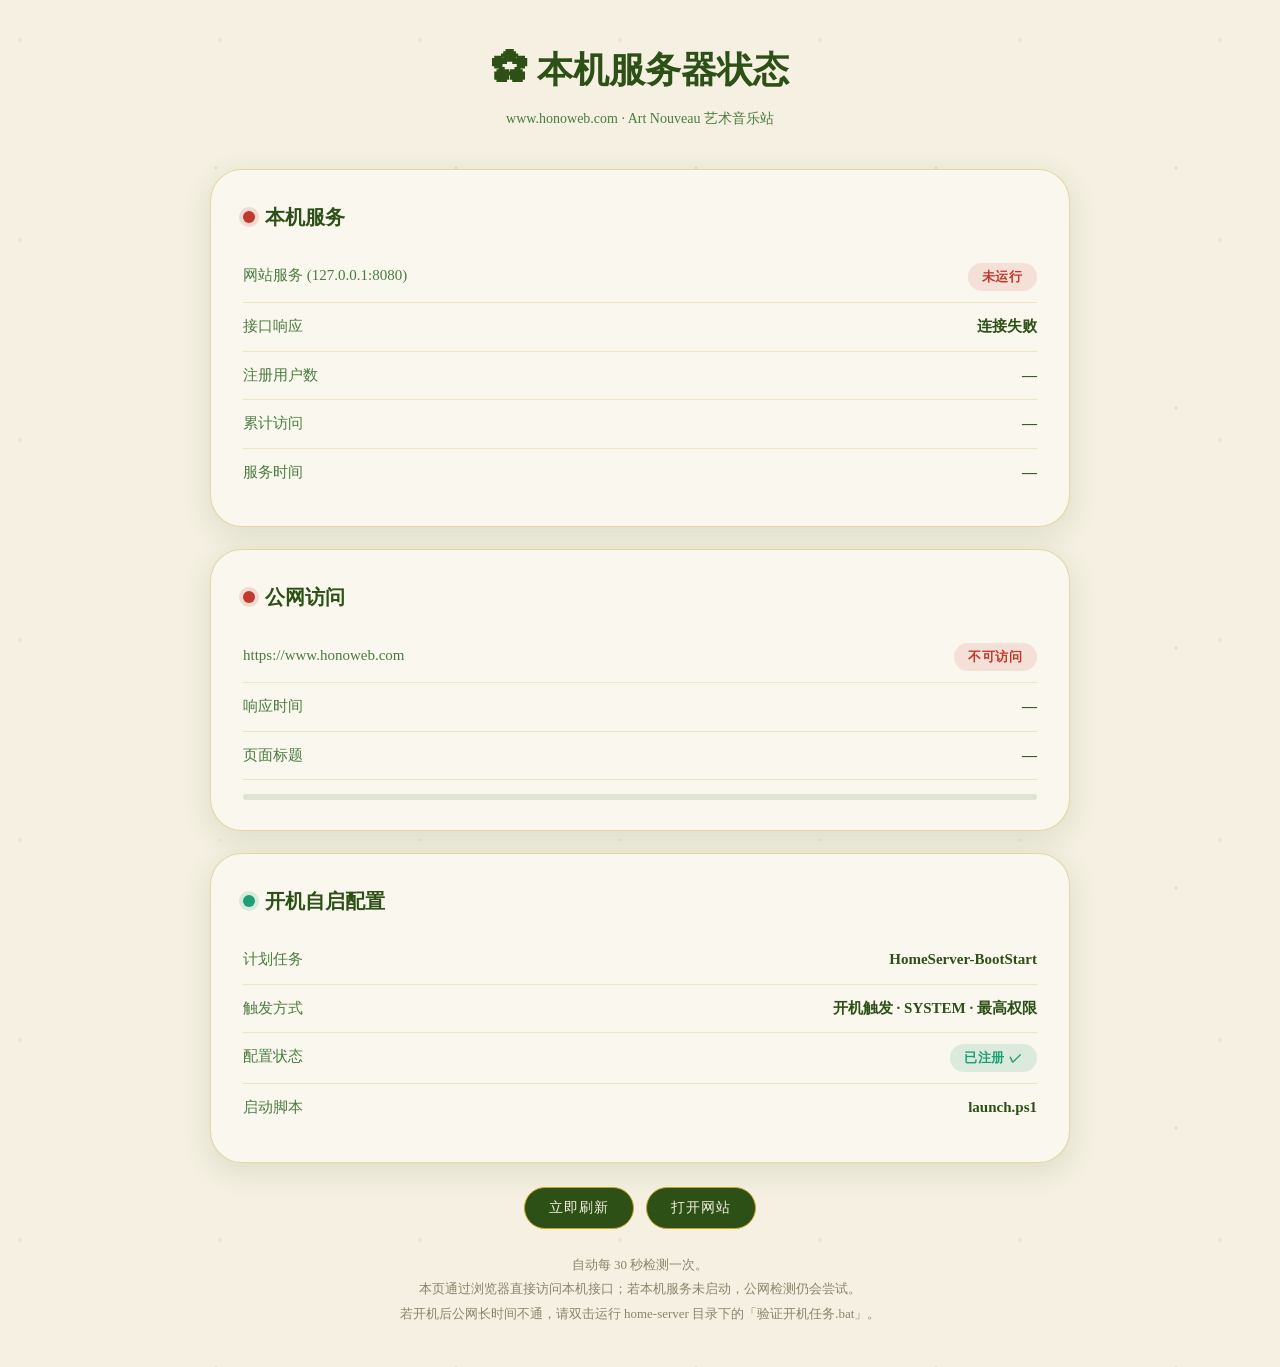
<file: docs/本机服务器状态监测.html>
<!DOCTYPE html>
<html lang="zh-CN">
<head>
<meta charset="UTF-8">
<meta name="viewport" content="width=device-width, initial-scale=1.0">
<title>本机服务器 · 状态监测</title>
<style>
:root{
  --green:#2d5016; --ivory:#f5f0e1; --gold:#c9a227; --wist:#8b6db5;
  --leaf:#4a7c3f; --soft:#faf7ef; --ok:#1d9e75; --bad:#c0392b;
}
*{box-sizing:border-box;margin:0;padding:0}
body{
  font-family:'Playfair Display',Georgia,'Songti SC','Noto Serif SC',serif;
  background:var(--ivory);color:var(--green);line-height:1.7;
  padding:40px 20px;min-height:100vh;
  background-image:radial-gradient(circle at 10% 20%,rgba(139,109,181,.08) 0 2px,transparent 2px),radial-gradient(circle at 90% 70%,rgba(74,124,63,.10) 0 2px,transparent 2px);
  background-size:200px 200px,240px 240px;
}
.wrap{max-width:860px;margin:0 auto}
header{text-align:center;margin-bottom:38px}
header h1{font-size:36px;font-weight:700;margin-bottom:6px}
header p{color:var(--leaf);font-size:14px}
.card{
  background:var(--soft);border:1px solid rgba(201,162,39,.4);border-radius:32px;
  padding:30px 32px;margin-bottom:22px;box-shadow:0 8px 30px rgba(45,80,22,.12);
}
.card h2{font-size:20px;margin-bottom:18px;display:flex;align-items:center;gap:10px}
.dot{width:12px;height:12px;border-radius:50%;flex:none}
.dot.ok{background:var(--ok);box-shadow:0 0 0 4px rgba(29,158,117,.15)}
.dot.bad{background:var(--bad);box-shadow:0 0 0 4px rgba(192,57,43,.15)}
.dot.wait{background:var(--gold);animation:pulse 1.2s infinite}
@keyframes pulse{50%{opacity:.4}}
.row{display:flex;justify-content:space-between;gap:14px;padding:11px 0;border-bottom:1px solid rgba(201,162,39,.22);font-size:15px}
.row:last-child{border-bottom:none}
.row .k{color:var(--leaf)}
.row .v{font-weight:700;text-align:right;word-break:break-all}
.pill{display:inline-block;padding:3px 14px;border-radius:999px;font-size:13px;letter-spacing:.06em}
.pill.ok{background:rgba(29,158,117,.14);color:var(--ok)}
.pill.bad{background:rgba(192,57,43,.12);color:var(--bad)}
.pill.wait{background:rgba(201,162,39,.18);color:#8a6d0b}
.bar{height:6px;border-radius:999px;background:rgba(45,80,22,.12);overflow:hidden;margin-top:14px}
.bar i{display:block;height:100%;width:0;background:linear-gradient(90deg,var(--leaf),var(--gold));transition:width 600ms ease}
button{
  font-family:inherit;font-size:14px;letter-spacing:.08em;cursor:pointer;
  background:var(--green);color:var(--ivory);border:1px solid var(--gold);
  border-radius:999px;padding:11px 24px;transition:all 600ms ease;
}
button:hover{background:var(--gold);color:var(--green)}
.actions{display:flex;gap:12px;justify-content:center;margin-top:24px;flex-wrap:wrap}
.note{font-size:13px;color:#8b846c;text-align:center;margin-top:24px;line-height:1.9}
a{color:var(--leaf)}
</style>
</head>
<body>
<div class="wrap">
  <header>
    <h1>✿ 本机服务器状态</h1>
    <p>www.honoweb.com · Art Nouveau 艺术音乐站</p>
  </header>

  <section class="card">
    <h2><span class="dot wait" id="dot-local"></span> 本机服务</h2>
    <div class="row"><span class="k">网站服务 (127.0.0.1:8080)</span><span class="v"><span class="pill wait" id="s-local">检测中…</span></span></div>
    <div class="row"><span class="k">接口响应</span><span class="v" id="s-api">—</span></div>
    <div class="row"><span class="k">注册用户数</span><span class="v" id="s-users">—</span></div>
    <div class="row"><span class="k">累计访问</span><span class="v" id="s-visits">—</span></div>
    <div class="row"><span class="k">服务时间</span><span class="v" id="s-time">—</span></div>
  </section>

  <section class="card">
    <h2><span class="dot wait" id="dot-public"></span> 公网访问</h2>
    <div class="row"><span class="k">https://www.honoweb.com</span><span class="v"><span class="pill wait" id="s-public">检测中…</span></span></div>
    <div class="row"><span class="k">响应时间</span><span class="v" id="s-latency">—</span></div>
    <div class="row"><span class="k">页面标题</span><span class="v" id="s-title">—</span></div>
    <div class="bar"><i id="bar"></i></div>
  </section>

  <section class="card">
    <h2><span class="dot ok"></span> 开机自启配置</h2>
    <div class="row"><span class="k">计划任务</span><span class="v">HomeServer-BootStart</span></div>
    <div class="row"><span class="k">触发方式</span><span class="v">开机触发 · SYSTEM · 最高权限</span></div>
    <div class="row"><span class="k">配置状态</span><span class="v"><span class="pill ok">已注册 ✓</span></span></div>
    <div class="row"><span class="k">启动脚本</span><span class="v">launch.ps1</span></div>
  </section>

  <div class="actions">
    <button onclick="checkAll()">立即刷新</button>
    <a href="https://www.honoweb.com/" target="_blank"><button>打开网站</button></a>
  </div>
  <p class="note">
    自动每 30 秒检测一次。<br>
    本页通过浏览器直接访问本机接口；若本机服务未启动，公网检测仍会尝试。<br>
    若开机后公网长时间不通，请双击运行 home-server 目录下的「验证开机任务.bat」。
  </p>
</div>

<script>
const LOCAL='http://127.0.0.1:8080';
const PUBLIC='https://www.honoweb.com';
function setPill(id,ok,text,wait){
  const el=document.getElementById(id);
  el.className='pill '+(wait?'wait':(ok?'ok':'bad'));
  el.textContent=text;
}
function setDot(id,ok,wait){
  const el=document.getElementById(id);
  el.className='dot '+(wait?'wait':(ok?'ok':'bad'));
}
async function checkLocal(){
  try{
    const r=await fetch(LOCAL+'/api/status',{cache:'no-store'});
    if(!r.ok)throw 0;
    const d=await r.json();
    setPill('s-local',true,'运行中','');
    setDot('dot-local',true,'');
    document.getElementById('s-api').textContent='HTTP 200 · 正常';
    document.getElementById('s-users').textContent=d.users+' 人';
    document.getElementById('s-visits').textContent=d.visits+' 次';
    document.getElementById('s-time').textContent=d.time||'—';
  }catch(e){
    setPill('s-local',false,'未运行','');
    setDot('dot-local',false,'');
    document.getElementById('s-api').textContent='连接失败';
    document.getElementById('s-users').textContent='—';
    document.getElementById('s-visits').textContent='—';
    document.getElementById('s-time').textContent='—';
  }
}
async function checkPublic(){
  setPill('s-public',true,'检测中…',true);
  setDot('dot-public',true,true);
  const t0=performance.now();
  try{
    const r=await fetch(PUBLIC+'/api/status',{cache:'no-store'});
    if(!r.ok)throw 0;
    const ms=Math.round(performance.now()-t0);
    setPill('s-public',true,'可访问','');
    setDot('dot-public',true,'');
    document.getElementById('s-latency').textContent=ms+' ms';
    document.getElementById('s-title').textContent='藤蔓与旋律 · Art Nouveau 艺术音乐志';
    document.getElementById('bar').style.width=Math.max(6,Math.min(100,300/ms*100))+'%';
  }catch(e){
    setPill('s-public',false,'不可访问','');
    setDot('dot-public',false,'');
    document.getElementById('s-latency').textContent='—';
    document.getElementById('s-title').textContent='—';
    document.getElementById('bar').style.width='0';
  }
}
function checkAll(){checkLocal();checkPublic();}
checkAll();
setInterval(checkAll,30000);
</script>
</body>
</html>
</file>
